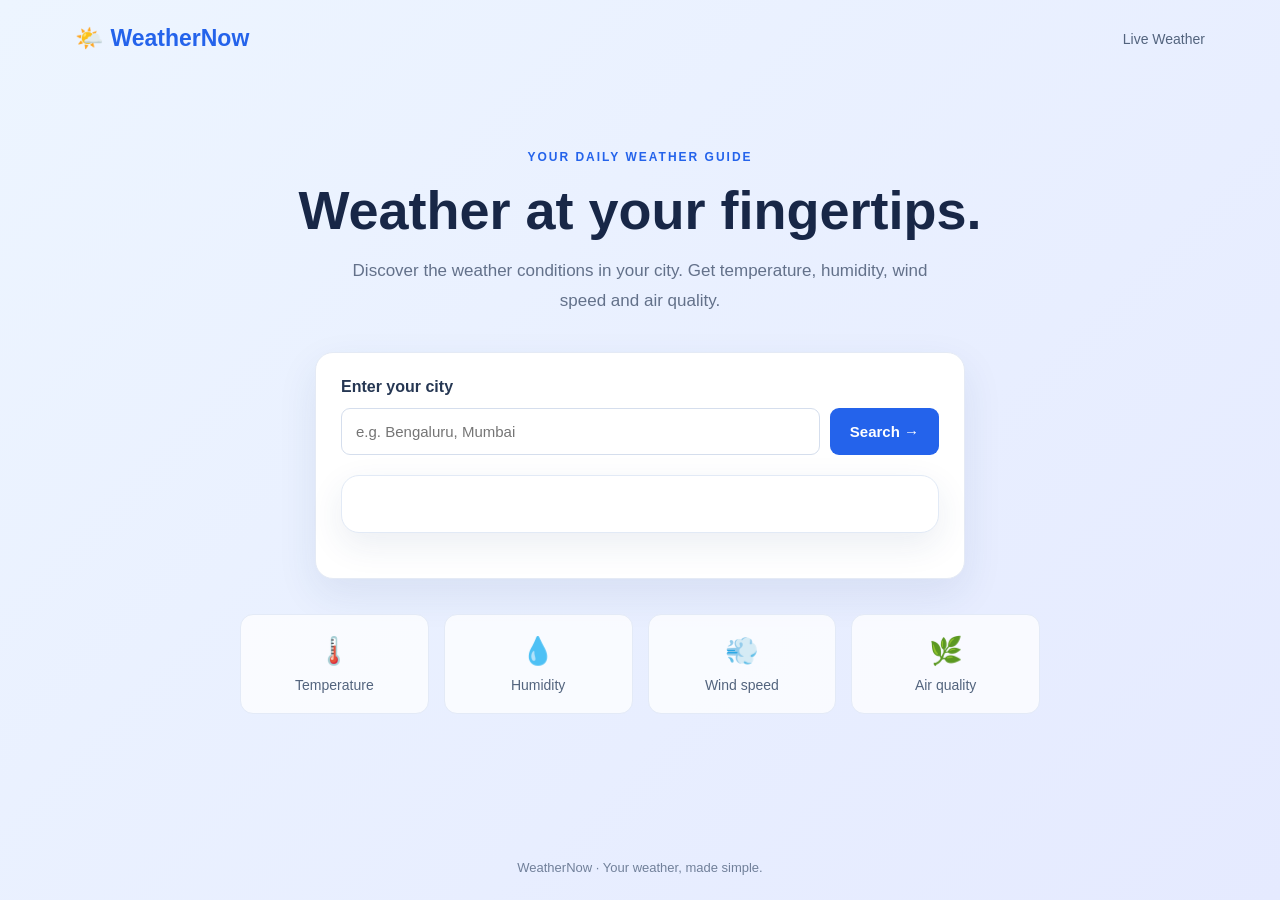
<file: WeatherNow/index.html>
<!DOCTYPE html>
<html lang="en">
<head>
    <meta charset="UTF-8">
    <meta name="viewport" content="width=device-width, initial-scale=1.0">
    <title>Weather App | Home</title>

    <link rel="stylesheet" href="style.css">
    <script src="script.js" defer></script>
</head>
<body>
    <main class="home-container">
        <nav class="navbar">
            <a href="index.html" class="brand">🌤️ WeatherNow</a>
            <span class="nav-label">Live Weather</span>
        </nav>

        <section class="hero">
            <p class="eyebrow">YOUR DAILY WEATHER GUIDE</p>
            <h1>Weather at your fingertips.</h1>

            <p class="hero-text">
                Discover the weather conditions in your city.
                Get temperature, humidity, wind speed and air quality.
            </p>

            <div class="search-card">
                <label for="inp-Ele">Enter your city</label>
                <div class="search-row">
                    <input type="text" id="inp-Ele" placeholder="e.g. Bengaluru, Mumbai" autocomplete="off">
                    <button type="button" onclick="searchWeather()">Search →</button>
                </div>
                <div id="box" class="message-box"></div>
            </div>

            <div class="features">
                <div class="feature"><span>🌡️</span><p>Temperature</p></div>
                <div class="feature"><span>💧</span><p>Humidity</p></div>
                <div class="feature"><span>💨</span><p>Wind speed</p></div>
                <div class="feature"><span>🌿</span><p>Air quality</p></div>
            </div>
        </section>

        <footer>WeatherNow · Your weather, made simple.</footer>
    </main>
</body>
</html>
</file>
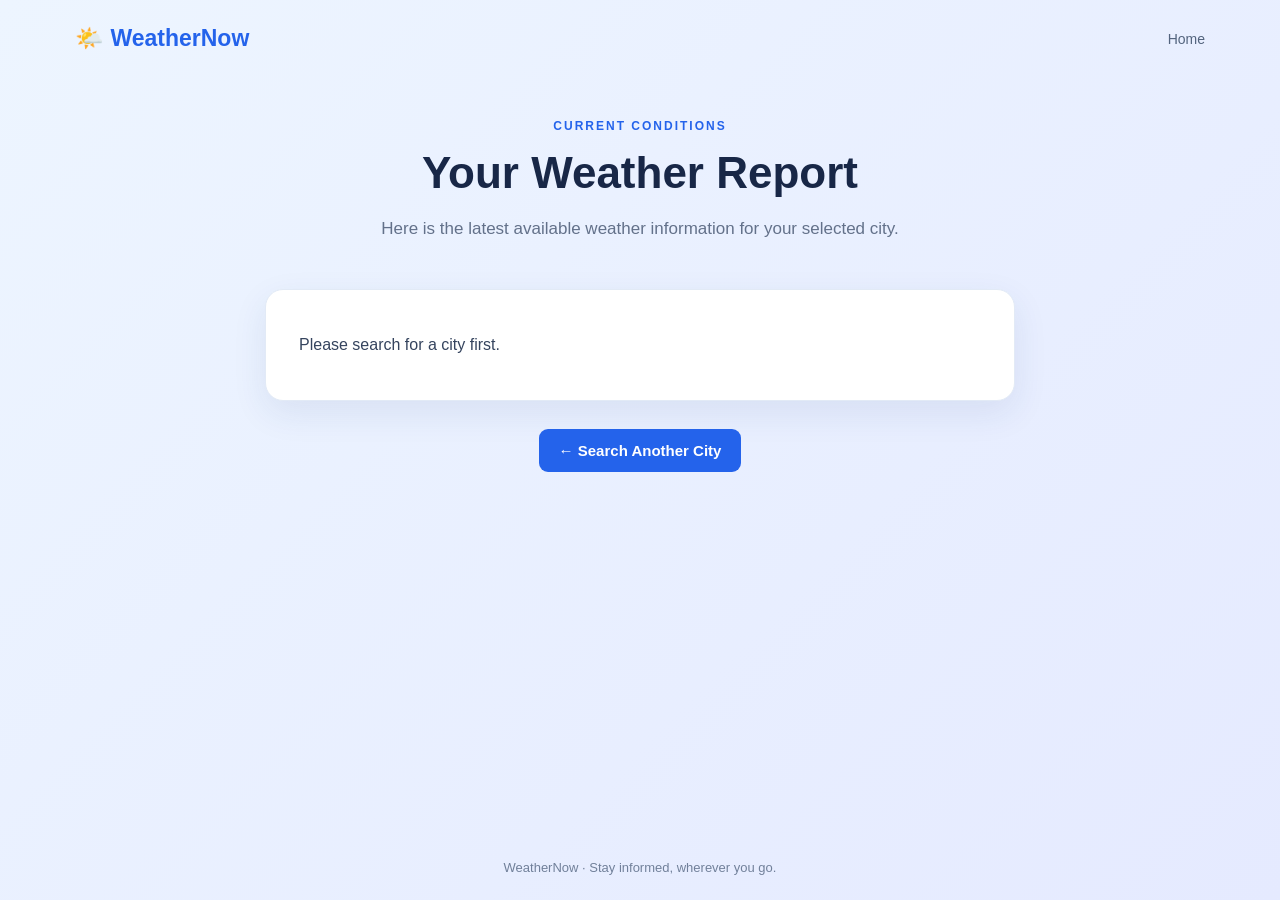
<file: WeatherNow/result.html>
<!DOCTYPE html>
<html lang="en">
<head>
    <meta charset="UTF-8">
    <meta name="viewport" content="width=device-width, initial-scale=1.0">

    <title>Weather Report | WeatherNow</title>

    <link rel="stylesheet" href="style.css">
    <script src="script.js" defer></script>
</head>
<body>
    <main class="result-container">
        <nav class="navbar">
            <a href="index.html" class="brand">🌤️ WeatherNow</a>
            <a href="index.html" class="nav-link">Home</a>
        </nav>

        <section class="result-heading">
            <p class="eyebrow">CURRENT CONDITIONS</p>
            <h1>Your Weather Report</h1>
            <p>Here is the latest available weather information for your selected city.</p>
        </section>

        <section class="result-section">
            <div id="box" class="weather-result"><p>⏳ Loading weather information...</p></div>
            <a href="index.html" class="back-button">← Search Another City</a>
        </section>

        <footer>WeatherNow · Stay informed, wherever you go.</footer>
    </main>
</body>
</html>
</file>
<file: WeatherNow/style.css>
* {
    box-sizing: border-box;
}

body {
    margin: 0;
    min-height: 100vh;
    font-family: "Segoe UI", Arial, sans-serif;
    background: linear-gradient(135deg, #edf5ff, #e5eaff);
    color: #1d2b45;
}

.home-container,
.result-container {
    width: 100%;
    max-width: 1200px;
    min-height: 100vh;
    margin: auto;
    padding: 25px 35px;
    display: flex;
    flex-direction: column;
}

/* Navigation */
.navbar {
    display: flex;
    align-items: center;
    justify-content: space-between;
    gap: 15px;
}

.brand {
    color: #2463eb;
    font-size: 23px;
    font-weight: 800;
    text-decoration: none;
}

.nav-label,
.nav-link {
    color: #53647e;
    font-size: 14px;
    text-decoration: none;
}

/* Home page */
.hero {
    width: 100%;
    max-width: 800px;
    margin: auto;
    padding: 55px 0;
    text-align: center;
}

.eyebrow {
    color: #2463eb;
    font-size: 12px;
    font-weight: 800;
    letter-spacing: 2px;
}

.hero h1,
.result-heading h1 {
    margin: 15px 0;
    color: #182747;
    font-size: clamp(32px, 5vw, 54px);
    line-height: 1.15;
}

.hero-text,
.result-heading > p:last-child {
    max-width: 600px;
    margin: 0 auto;
    color: #63718a;
    font-size: 17px;
    line-height: 1.8;
}

/* Search card */
.search-card {
    max-width: 650px;
    margin: 35px auto;
    padding: 25px;
    background: white;
    border: 1px solid #e4eaf5;
    border-radius: 18px;
    box-shadow: 0 15px 40px rgba(35, 64, 120, 0.09);
    text-align: left;
}

.search-card label {
    display: block;
    margin-bottom: 12px;
    color: #263753;
    font-weight: 700;
}

.search-row {
    display: flex;
    gap: 10px;
}

input {
    width: 100%;
    min-width: 0;
    padding: 14px;
    border: 1px solid #d5deed;
    border-radius: 9px;
    outline: none;
    font-size: 15px;
}

input:focus {
    border-color: #2463eb;
    box-shadow: 0 0 0 3px rgba(36, 99, 235, 0.12);
}

button,
.back-button {
    display: inline-flex;
    justify-content: center;
    align-items: center;
    padding: 13px 20px;
    background: #2463eb;
    color: white;
    border: none;
    border-radius: 9px;
    font-size: 15px;
    font-weight: 700;
    text-decoration: none;
    white-space: nowrap;
    cursor: pointer;
    transition: background 0.2s;
}

button:hover,
.back-button:hover {
    background: #1749b5;
}

/* Feature cards */
.features {
    display: grid;
    grid-template-columns: repeat(4, 1fr);
    gap: 15px;
    margin-top: 25px;
}

.feature {
    padding: 20px 10px;
    background: rgba(255, 255, 255, 0.75);
    border: 1px solid #e3eaf7;
    border-radius: 13px;
}

.feature span {
    font-size: 27px;
}

.feature p {
    margin: 10px 0 0;
    color: #53647e;
    font-size: 14px;
}

/* Results page */
.result-heading {
    margin: 55px 0 25px;
    text-align: center;
}

.result-heading h1 {
    font-size: clamp(30px, 4vw, 44px);
}

.result-section {
    width: 100%;
    max-width: 750px;
    margin: 0 auto 35px;
    text-align: center;
}

#box {
    width: 100%;
    margin: 20px auto;
    padding: 28px;
    background: white;
    border: 1px solid #e2eaf6;
    border-radius: 18px;
    box-shadow: 0 12px 35px rgba(35, 64, 120, 0.09);
    text-align: left;
    overflow-wrap: anywhere;
}

#box h2 {
    margin: 0 0 22px;
    color: #2463eb;
    font-size: 25px;
    text-align: center;
}

#box p {
    margin: 0;
    padding: 15px 5px;
    color: #35445e;
    font-size: 16px;
    line-height: 1.5;
    border-bottom: 1px solid #edf0f6;
}

#box p:last-child {
    border-bottom: none;
}

.back-button {
    margin-top: 8px;
}

/* Footer */
footer {
    margin-top: auto;
    padding-top: 30px;
    color: #71809a;
    font-size: 13px;
    text-align: center;
}

/* Mobile responsive */
@media (max-width: 600px) {
    .home-container,
    .result-container {
        padding: 20px 16px;
    }

    .hero {
        padding: 45px 0;
    }

    .search-card {
        padding: 18px;
    }

    .search-row {
        flex-direction: column;
    }

    button {
        width: 100%;
    }

    .features {
        grid-template-columns: repeat(2, 1fr);
    }

    #box {
        padding: 20px;
    }

    .result-heading {
        margin-top: 40px;
    }
}
</file>
